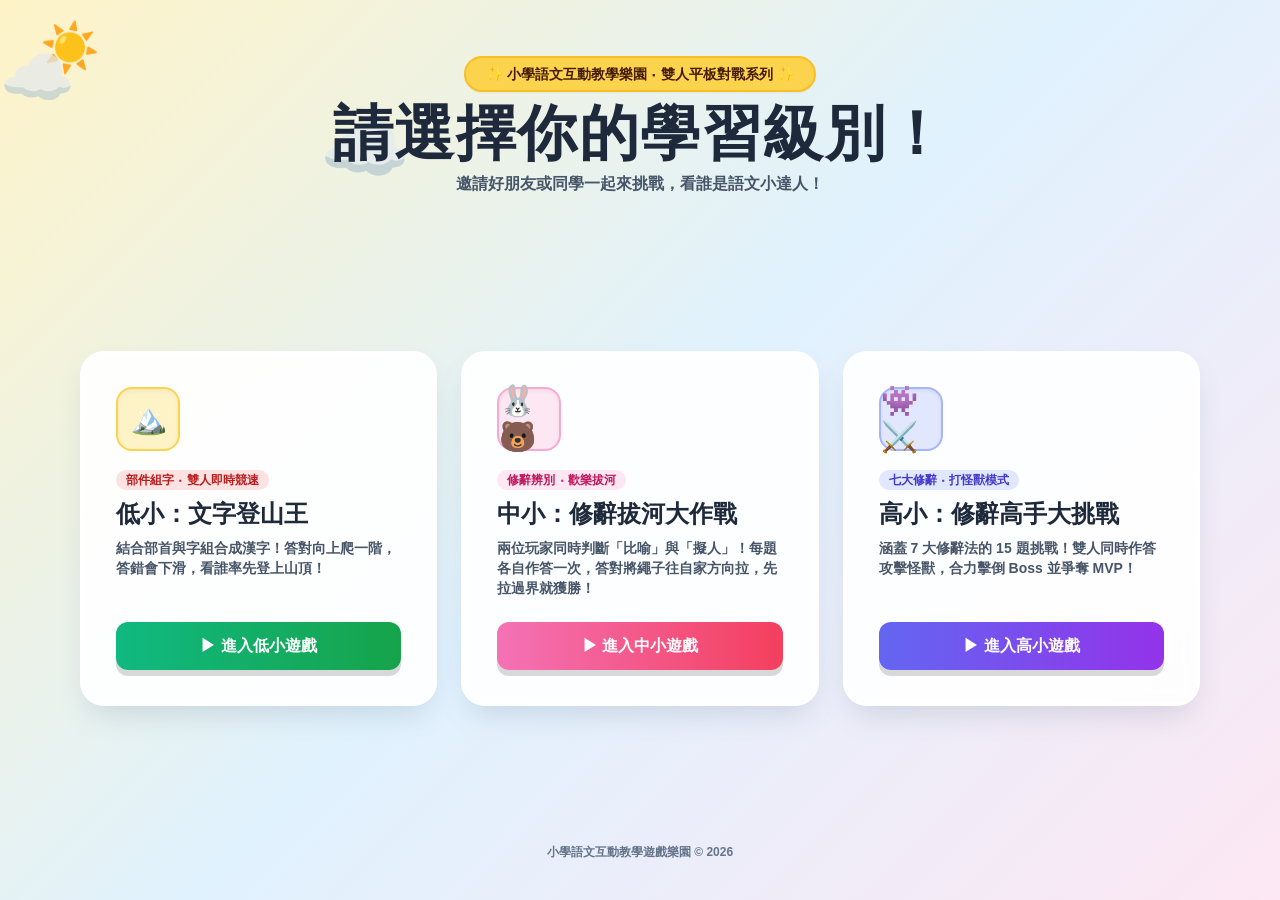
<file: index.html>
<!DOCTYPE html>
<html lang="zh-TW">
<head>
    <meta charset="UTF-8">
    <meta name="viewport" content="width=device-width, initial-scale=1.0, maximum-scale=1.0, user-scalable=no, viewport-fit=cover">
    <title>小學語文趣味互動遊戲樂園 - 選擇遊戲</title>
    <link rel="stylesheet" href="assets/tailwind.css">
    <script src="assets/zoom-lock.js"></script>
    <style>
        * { -webkit-tap-highlight-color: transparent; user-select: none; -webkit-user-select: none; }
        body {
            font-family: 'PingFang TC', 'Microsoft JhengHei', 'Noto Sans TC', sans-serif;
            touch-action: pan-x pan-y;
            background: linear-gradient(135deg, #fef3c7 0%, #e0f2fe 50%, #fce7f3 100%);
            color: #334155; min-height: 100vh; min-height: 100dvh; display: flex; flex-direction: column; justify-content: space-between; overflow-x: hidden; position: relative;
            padding-top: env(safe-area-inset-top); padding-bottom: env(safe-area-inset-bottom);
        }
        .font-game { font-family: 'Arial Rounded MT Bold', 'PingFang TC', 'Microsoft JhengHei', sans-serif; }
        @keyframes floatCloud { 0% { transform: translateX(-100%); } 100% { transform: translateX(105vw); } }
        .animate-cloud-slow { animation: floatCloud 40s linear infinite; }
        .animate-cloud-fast { animation: floatCloud 25s linear infinite; }
        .game-card {
            background: rgba(255, 255, 255, 0.9); backdrop-filter: blur(10px); border: 4px solid #ffffff;
            transition: all 0.25s cubic-bezier(0.34, 1.56, 0.64, 1); box-shadow: 0 15px 30px -10px rgba(100, 116, 139, 0.25);
        }
        .game-card:hover { transform: translateY(-8px) scale(1.02); box-shadow: 0 25px 40px -12px rgba(100, 116, 139, 0.35); }
        .btn-3d { transition: all 0.08s ease; box-shadow: 0 6px 0 rgba(0, 0, 0, 0.15); }
        .btn-3d:active { transform: translateY(4px); box-shadow: 0 2px 0 rgba(0, 0, 0, 0.15); }
    </style>
</head>
<body class="p-4 sm:p-6 relative">
    <div class="absolute top-0 left-0 w-full h-full overflow-hidden pointer-events-none z-0">
        <div class="absolute top-6 left-10 text-yellow-400 text-5xl animate-spin" style="animation-duration: 40s;">☀️</div>
        <div class="absolute top-12 left-0 text-white/70 text-6xl animate-cloud-slow">☁️</div>
        <div class="absolute top-28 left-1/4 text-white/80 text-7xl animate-cloud-fast">☁️</div>
    </div>

    <header class="relative z-10 w-full max-w-5xl mx-auto text-center my-4 sm:my-8">
        <div class="inline-block bg-amber-300 text-amber-950 font-black px-5 py-1.5 rounded-full text-xs sm:text-sm mb-3 border-2 border-amber-400 shadow-sm font-game">
            ✨ 小學語文互動教學樂園 ‧ 雙人平板對戰系列 ✨
        </div>
        <h1 class="text-3xl sm:text-6xl font-black font-game text-slate-800 tracking-wide mb-2">請選擇你的學習級別！</h1>
        <p class="text-slate-600 font-bold text-sm sm:text-base">邀請好朋友或同學一起來挑戰，看誰是語文小達人！</p>
    </header>

    <main class="relative z-10 w-full max-w-6xl mx-auto grid grid-cols-1 md:grid-cols-3 gap-6 my-auto px-2 sm:px-4">
        <!-- 低小 -->
        <a href="P1-2_部件組字.html" class="game-card rounded-3xl p-6 sm:p-8 flex flex-col justify-between group border-4 border-amber-200">
            <div>
                <div class="w-16 h-16 bg-amber-100 border-2 border-amber-300 rounded-2xl flex items-center justify-center text-3xl mb-4 shadow-inner group-hover:scale-110 transition-transform">🏔️</div>
                <div class="inline-block bg-red-100 text-red-700 font-bold px-2.5 py-0.5 rounded-full text-xs mb-2">部件組字 ‧ 雙人即時競速</div>
                <h2 class="text-2xl font-black font-game text-slate-800 mb-2 group-hover:text-amber-600 transition-colors">低小：文字登山王</h2>
                <p class="text-slate-600 font-bold text-xs sm:text-sm leading-relaxed mb-6">結合部首與字組合成漢字！答對向上爬一階，答錯會下滑，看誰率先登上山頂！</p>
            </div>
            <div class="w-full bg-gradient-to-r from-emerald-500 to-green-600 text-white font-black py-3 rounded-xl text-center shadow-md btn-3d">▶ 進入低小遊戲</div>
        </a>

        <!-- 中小 -->
        <a href="P3-4修辭拔河大作戰.html" class="game-card rounded-3xl p-6 sm:p-8 flex flex-col justify-between group border-4 border-pink-200">
            <div>
                <div class="w-16 h-16 bg-pink-100 border-2 border-pink-300 rounded-2xl flex items-center justify-center text-3xl mb-4 shadow-inner group-hover:scale-110 transition-transform">🐰🐻</div>
                <div class="inline-block bg-pink-100 text-pink-700 font-bold px-2.5 py-0.5 rounded-full text-xs mb-2">修辭辨別 ‧ 歡樂拔河</div>
                <h2 class="text-2xl font-black font-game text-slate-800 mb-2 group-hover:text-pink-600 transition-colors">中小：修辭拔河大作戰</h2>
                <p class="text-slate-600 font-bold text-xs sm:text-sm leading-relaxed mb-6">兩位玩家同時判斷「比喻」與「擬人」！每題各自作答一次，答對將繩子往自家方向拉，先拉過界就獲勝！</p>
            </div>
            <div class="w-full bg-gradient-to-r from-pink-400 to-rose-500 text-white font-black py-3 rounded-xl text-center shadow-md btn-3d">▶ 進入中小遊戲</div>
        </a>

        <!-- 高小 -->
        <a href="P5-6修辭高手大挑戰.html" class="game-card rounded-3xl p-6 sm:p-8 flex flex-col justify-between group border-4 border-indigo-200">
            <div>
                <div class="w-16 h-16 bg-indigo-100 border-2 border-indigo-300 rounded-2xl flex items-center justify-center text-3xl mb-4 shadow-inner group-hover:scale-110 transition-transform">👾⚔️</div>
                <div class="inline-block bg-indigo-100 text-indigo-700 font-bold px-2.5 py-0.5 rounded-full text-xs mb-2">七大修辭 ‧ 打怪獸模式</div>
                <h2 class="text-2xl font-black font-game text-slate-800 mb-2 group-hover:text-indigo-600 transition-colors">高小：修辭高手大挑戰</h2>
                <p class="text-slate-600 font-bold text-xs sm:text-sm leading-relaxed mb-6">涵蓋 7 大修辭法的 15 題挑戰！雙人同時作答攻擊怪獸，合力擊倒 Boss 並爭奪 MVP！</p>
            </div>
            <div class="w-full bg-gradient-to-r from-indigo-500 to-purple-600 text-white font-black py-3 rounded-xl text-center shadow-md btn-3d">▶ 進入高小遊戲</div>
        </a>
    </main>

    <footer class="relative z-10 text-center py-4 text-xs text-slate-500 font-bold">小學語文互動教學遊戲樂園 &copy; 2026</footer>
</body>
</html>
</file>
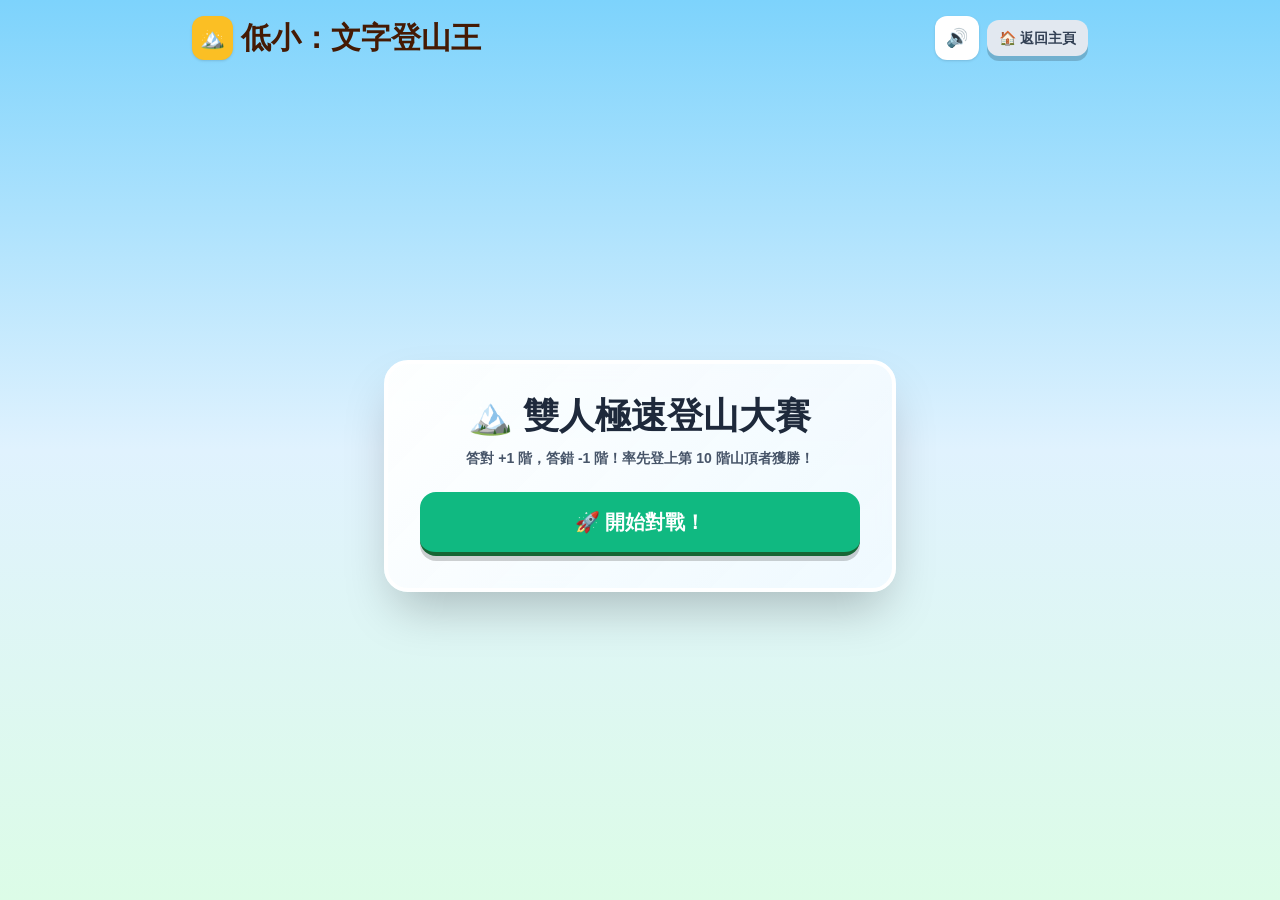
<file: P1-2_部件組字.html>
<!DOCTYPE html>
<html lang="zh-TW">
<head>
    <meta charset="UTF-8">
    <meta name="viewport" content="width=device-width, initial-scale=1.0, maximum-scale=1.0, user-scalable=no, viewport-fit=cover">
    <title>低小：文字登山王</title>
    <link rel="stylesheet" href="assets/tailwind.css">
    <script src="assets/zoom-lock.js"></script>
    <style>
        body {
            font-family: 'PingFang TC', 'Microsoft JhengHei', 'Noto Sans TC', sans-serif;
            user-select: none; touch-action: pan-x pan-y; min-height: 100vh; min-height: 100dvh;
            padding-top: env(safe-area-inset-top); padding-bottom: env(safe-area-inset-bottom);
        }
        @keyframes floatCloud { 0% { transform: translateX(-100%); } 100% { transform: translateX(100vw); } }
        .animate-cloud-slow { animation: floatCloud 35s linear infinite; }
        @keyframes bounceClimb { 0%, 100% { transform: translateY(0) scale(1); } 50% { transform: translateY(-15px) scale(1.15); } }
        .climb-bounce { animation: bounceClimb 0.35s ease-in-out; }
        @keyframes shakeDrop { 0%, 100% { transform: translateX(0); } 20% { transform: translateX(-8px); } 40% { transform: translateX(8px); } }
        .drop-shake { animation: shakeDrop 0.4s ease-in-out; }
        .btn-3d { transition: all 0.08s ease; box-shadow: 0 5px 0 rgba(0,0,0,0.18); }
        .btn-3d:active { transform: translateY(3px); box-shadow: 0 2px 0 rgba(0,0,0,0.18); }
        .answer-btn { touch-action: none; }
        .card-gloss { background: linear-gradient(135deg, rgba(255,255,255,0.96) 0%, rgba(240,249,255,0.92) 100%); backdrop-filter: blur(8px); }
        @keyframes flashRed { 0%, 100% { opacity: 0; } 50% { opacity: 0.25; } }
        .flash-error { animation: flashRed 0.35s ease-in-out; }
        .confetti-layer { position: fixed; inset: 0; overflow: hidden; pointer-events: none; z-index: 100; }
        .confetti-piece {
            position: absolute; top: -24px; width: 10px; height: 18px; border-radius: 3px;
            animation: confettiFall 1.7s cubic-bezier(0.22, 0.61, 0.36, 1) forwards;
        }
        @keyframes confettiFall {
            to { transform: translate3d(var(--drift), 110vh, 0) rotate(var(--spin)); opacity: 0.85; }
        }
        @media (prefers-reduced-motion: reduce) {
            .confetti-piece { animation-duration: 0.01ms; }
        }
    </style>
</head>
<body class="bg-gradient-to-b from-sky-300 via-sky-100 to-green-100 min-h-screen flex flex-col justify-between p-2 sm:p-4 select-none">
    <header class="w-full max-w-4xl mx-auto flex justify-between items-center mb-2">
        <div class="flex items-center space-x-2">
            <div class="bg-amber-400 p-2 rounded-xl text-xl shadow" aria-hidden="true">🏔️</div>
            <h1 class="text-xl sm:text-3xl font-black text-amber-950">低小：文字登山王</h1>
        </div>
        <div class="flex items-center gap-2">
            <button id="soundButton" onclick="toggleSound()" aria-label="切換音效" class="bg-white min-w-11 min-h-11 p-2 rounded-xl shadow text-lg font-bold"><span id="soundIcon" aria-hidden="true">🔊</span></button>
            <a href="index.html" class="bg-slate-200 hover:bg-slate-300 text-slate-700 px-3 py-2 rounded-xl font-bold text-xs sm:text-sm btn-3d">🏠 返回主頁</a>
        </div>
    </header>

    <main class="max-w-4xl w-full mx-auto flex-grow flex flex-col justify-center my-auto">
        <!-- 開始畫面 -->
        <div id="startScreen" class="card-gloss rounded-3xl p-6 sm:p-8 shadow-2xl border-4 border-white text-center max-w-lg mx-auto w-full">
            <h2 class="text-2xl sm:text-4xl font-black text-slate-800 mb-3">🏔️ 雙人極速登山大賽</h2>
            <p class="text-slate-600 font-bold text-xs sm:text-sm mb-6">答對 +1 階，答錯 -1 階！率先登上第 10 階山頂者獲勝！</p>
            <button onclick="startGame()" class="w-full bg-emerald-500 hover:bg-emerald-600 text-white font-black text-xl py-4 rounded-2xl border-b-4 border-green-800 shadow-xl btn-3d">🚀 開始對戰！</button>
        </div>

        <!-- 遊戲進行畫面 -->
        <div id="gameScreen" class="hidden flex-col gap-2 sm:gap-3">
            <div class="relative bg-gradient-to-b from-sky-200 to-emerald-200 rounded-2xl p-2 shadow-lg border-2 border-white h-[220px] flex flex-col justify-between">
                <div class="absolute top-1.5 left-1/2 -translate-x-1/2 bg-amber-400 text-amber-950 font-black px-3 py-0.5 rounded-full text-xs z-30">山頂 🏆</div>
                <div class="relative z-10 w-full max-w-lg mx-auto h-full flex flex-col-reverse justify-between border-x-2 border-amber-700/30 px-2 bg-emerald-800/10">
                    <div class="absolute inset-x-0 bottom-[100%] h-4 bg-yellow-300 border border-amber-600 rounded text-center text-[10px] font-black">終點</div>
                    <div id="p1Avatar" class="absolute left-[25%] -translate-x-1/2 transition-all duration-300 flex flex-col items-center z-20" style="bottom: 0%;">
                        <div id="p1Bubble" class="hidden bg-white text-xs px-1 rounded shadow">衝刺！</div>
                        <div class="w-8 h-8 bg-red-500 text-white rounded-full flex items-center justify-center shadow">🐱</div>
                        <span class="text-[9px] font-black bg-red-600 text-white px-1 rounded-full">P1</span>
                    </div>
                    <div id="p2Avatar" class="absolute right-[25%] translate-x-1/2 transition-all duration-300 flex flex-col items-center z-20" style="bottom: 0%;">
                        <div id="p2Bubble" class="hidden bg-white text-xs px-1 rounded shadow">加速！</div>
                        <div class="w-8 h-8 bg-blue-500 text-white rounded-full flex items-center justify-center shadow">🐶</div>
                        <span class="text-[9px] font-black bg-blue-600 text-white px-1 rounded-full">P2</span>
                    </div>
                </div>
            </div>

            <div class="grid grid-cols-2 gap-2 sm:gap-3">
                <!-- P1 答題區 -->
                <div id="p1Card" class="card-gloss rounded-xl p-2 border-2 border-red-400 shadow-md relative">
                    <div id="p1Flash" class="absolute inset-0 bg-red-500 pointer-events-none opacity-0 z-30"></div>
                    <div class="flex justify-between items-center mb-1 pb-1 border-b text-xs font-bold text-red-700"><span>🐱 玩家一</span><span id="p1Progress">答對: 0 / 10</span></div>
                    <div class="bg-red-50 rounded-lg p-2 text-center mb-2"><div id="p1QuestionBox" class="text-xl font-black"></div></div>
                    <div id="p1OptionsGrid" class="grid grid-cols-2 gap-1.5"></div>
                </div>
                <!-- P2 答題區 -->
                <div id="p2Card" class="card-gloss rounded-xl p-2 border-2 border-blue-400 shadow-md relative">
                    <div id="p2Flash" class="absolute inset-0 bg-red-500 pointer-events-none opacity-0 z-30"></div>
                    <div class="flex justify-between items-center mb-1 pb-1 border-b text-xs font-bold text-blue-700"><span>🐶 玩家二</span><span id="p2Progress">答對: 0 / 10</span></div>
                    <div class="bg-blue-50 rounded-lg p-2 text-center mb-2"><div id="p2QuestionBox" class="text-xl font-black"></div></div>
                    <div id="p2OptionsGrid" class="grid grid-cols-2 gap-1.5"></div>
                </div>
            </div>
        </div>

        <!-- 結算畫面 -->
        <div id="resultScreen" class="hidden card-gloss rounded-3xl p-6 shadow-2xl border-4 border-white text-center max-w-md mx-auto w-full">
            <h2 id="winnerText" class="text-3xl font-black text-slate-800 mb-4">🏆 遊戲結束</h2>
            <div class="flex flex-col sm:flex-row gap-2">
                <button onclick="startGame()" class="flex-1 bg-emerald-500 text-white font-black py-2.5 rounded-xl btn-3d">再對決一次</button>
                <a href="index.html" class="flex-1 bg-slate-200 text-slate-700 font-bold py-2.5 rounded-xl btn-3d flex items-center justify-center">返回主頁</a>
            </div>
        </div>
    </main>

    <script>
        // 完整原版 10 個核心漢字題庫[cite: 1]
        const characterData = [
            { char: '明', left: '日', right: '月', distractors: ['木', '目', '口', '言'] },
            { char: '林', left: '木', right: '木', distractors: ['日', '女', '米', '斤'] },
            { char: '相', left: '木', right: '目', distractors: ['日', '月', '口', '生'] },
            { char: '姓', left: '女', right: '生', distractors: ['木', '目', '欠', '斗'] },
            { char: '朋', left: '月', right: '月', distractors: ['日', '木', '口', '言'] },
            { char: '欣', left: '斤', right: '欠', distractors: ['月', '女', '生', '斗'] },
            { char: '課', left: '言', right: '果', distractors: ['木', '米', '口', '乞'] },
            { char: '吃', left: '口', right: '乞', distractors: ['日', '斤', '欠', '力'] },
            { char: '料', left: '米', right: '斗', distractors: ['木', '言', '果', '生'] },
            { char: '加', left: '力', right: '口', distractors: ['日', '乞', '欠', '女'] }
        ];

        let soundEnabled = true;
        let audioCtx = null;
        function initAudio() {
            const AudioContextClass = window.AudioContext || window.webkitAudioContext;
            if (!AudioContextClass) return null;
            if (!audioCtx) audioCtx = new AudioContextClass();
            if (audioCtx.state === 'suspended') audioCtx.resume();
            return audioCtx;
        }
        function playSound(type) {
            if (!soundEnabled) return;
            try {
                if (!initAudio()) return;
                const osc = audioCtx.createOscillator();
                const gain = audioCtx.createGain();
                osc.connect(gain); gain.connect(audioCtx.destination);
                const now = audioCtx.currentTime;
                if (type === 'correct') {
                    osc.frequency.setValueAtTime(523.25, now);
                    osc.frequency.exponentialRampToValueAtTime(783.99, now + 0.18);
                    gain.gain.setValueAtTime(0.25, now); gain.gain.exponentialRampToValueAtTime(0.01, now + 0.25);
                    osc.start(now); osc.stop(now + 0.25);
                } else if (type === 'wrong') {
                    osc.type = 'sawtooth';
                    osc.frequency.setValueAtTime(240, now);
                    osc.frequency.exponentialRampToValueAtTime(120, now + 0.2);
                    gain.gain.setValueAtTime(0.3, now); gain.gain.exponentialRampToValueAtTime(0.01, now + 0.2);
                    osc.start(now); osc.stop(now + 0.2);
                } else if (type === 'win') {
                    osc.type = 'triangle';
                    osc.frequency.setValueAtTime(523.25, now);
                    osc.frequency.setValueAtTime(659.25, now + 0.12);
                    osc.frequency.setValueAtTime(783.99, now + 0.24);
                    gain.gain.setValueAtTime(0.4, now); gain.gain.exponentialRampToValueAtTime(0.01, now + 0.6);
                    osc.start(now); osc.stop(now + 0.6);
                }
            } catch(e){}
        }
        function toggleSound() {
            soundEnabled = !soundEnabled;
            document.getElementById('soundIcon').textContent = soundEnabled ? '🔊' : '🔇';
            document.getElementById('soundButton').setAttribute('aria-label', soundEnabled ? '關閉音效' : '開啟音效');
        }

        let gameState = {
            isGameOver: false,
            p1: { step: 0, correctCount: 0, questionIndex: 0, questions: [], lastAnswerAt: 0 },
            p2: { step: 0, correctCount: 0, questionIndex: 0, questions: [], lastAnswerAt: 0 }
        };

        function generateQuestions() {
            const shuffle = arr => [...arr].sort(() => Math.random() - 0.5);
            const makeQueue = () => {
                let list = [];
                for (let i = 0; i < 3; i++) {
                    list = list.concat(shuffle(characterData).map(item => {
                        const type = Math.random() < 0.5 ? 0 : 1;
                        const answer = type === 0 ? item.right : item.left;
                        let wrongOptions = shuffle(item.distractors.filter(d => d !== answer)).slice(0, 3);
                        return { fullChar: item.char, leftPart: item.left, rightPart: item.right, type, answer, options: shuffle([answer, ...wrongOptions]) };
                    }));
                }
                return list;
            };
            gameState.p1.questions = makeQueue();
            gameState.p2.questions = makeQueue();
        }

        function startGame() {
            gameState.isGameOver = false;
            gameState.p1 = { step: 0, correctCount: 0, questionIndex: 0, questions: [], lastAnswerAt: 0 };
            gameState.p2 = { step: 0, correctCount: 0, questionIndex: 0, questions: [], lastAnswerAt: 0 };
            generateQuestions();
            document.getElementById('startScreen').classList.add('hidden');
            document.getElementById('resultScreen').classList.add('hidden');
            document.getElementById('gameScreen').classList.remove('hidden');
            document.getElementById('gameScreen').classList.add('flex');
            updatePositions();
            renderQ(1); renderQ(2);
        }

        function renderQ(pNum) {
            if (gameState.isGameOver) return;
            const p = pNum === 1 ? gameState.p1 : gameState.p2;
            const q = p.questions[p.questionIndex];
            document.getElementById(pNum === 1 ? 'p1Progress' : 'p2Progress').innerText = `答對: ${p.correctCount} / 10`;
            document.getElementById(pNum === 1 ? 'p1QuestionBox' : 'p2QuestionBox').innerHTML = q.type === 0 ? `${q.leftPart} + ❓ = ${q.fullChar}` : `❓ + ${q.rightPart} = ${q.fullChar}`;
            const grid = document.getElementById(pNum === 1 ? 'p1OptionsGrid' : 'p2OptionsGrid');
            grid.innerHTML = '';
            const questionIndex = p.questionIndex;
            q.options.forEach(opt => {
                const btn = document.createElement('button');
                btn.className = 'answer-btn bg-white text-slate-800 font-black text-xl py-2 rounded-lg border shadow-sm btn-3d';
                btn.innerText = opt;
                const submitAnswer = () => handleAns(pNum, opt, q.answer, questionIndex);
                btn.addEventListener('pointerdown', submitAnswer);
                btn.onclick = submitAnswer;
                grid.appendChild(btn);
            });
        }

        function handleAns(pNum, selected, correct, questionIndex) {
            if (gameState.isGameOver) return;
            const p = pNum === 1 ? gameState.p1 : gameState.p2;
            if (p.questionIndex !== questionIndex || Date.now() - p.lastAnswerAt < 180) return;
            p.lastAnswerAt = Date.now();
            if (selected === correct) {
                playSound('correct');
                p.step = Math.min(10, p.step + 1);
                p.correctCount++;
            } else {
                playSound('wrong');
                p.step = Math.max(0, p.step - 1);
            }
            updatePositions();
            if (p.step >= 10) {
                endGame(pNum);
                return;
            }
            p.questionIndex++;
            renderQ(pNum);
        }

        function updatePositions() {
            document.getElementById('p1Avatar').style.bottom = `${(gameState.p1.step / 10) * 100}%`;
            document.getElementById('p2Avatar').style.bottom = `${(gameState.p2.step / 10) * 100}%`;
        }

        function endGame(winner) {
            gameState.isGameOver = true;
            playSound('win');
            document.getElementById('gameScreen').classList.add('hidden');
            document.getElementById('resultScreen').classList.remove('hidden');
            document.getElementById('winnerText').innerText = `👑 玩家${winner === 1 ? '一 (🐱)' : '二 (🐶)'} 攻頂成功！`;
            celebrate();
        }

        function celebrate() {
            if (window.matchMedia('(prefers-reduced-motion: reduce)').matches) return;
            const colors = ['#f59e0b', '#ef4444', '#10b981', '#3b82f6', '#8b5cf6', '#ec4899'];
            const layer = document.createElement('div');
            layer.className = 'confetti-layer';
            layer.setAttribute('aria-hidden', 'true');
            for (let i = 0; i < 36; i++) {
                const piece = document.createElement('span');
                piece.className = 'confetti-piece';
                piece.style.left = `${Math.random() * 100}%`;
                piece.style.background = colors[i % colors.length];
                piece.style.setProperty('--drift', `${Math.round(Math.random() * 220 - 110)}px`);
                piece.style.setProperty('--spin', `${Math.round(Math.random() * 1080 - 540)}deg`);
                piece.style.animationDelay = `${Math.random() * 0.35}s`;
                layer.appendChild(piece);
            }
            document.body.appendChild(layer);
            setTimeout(() => layer.remove(), 2400);
        }
    </script>
</body>
</html>
</file>
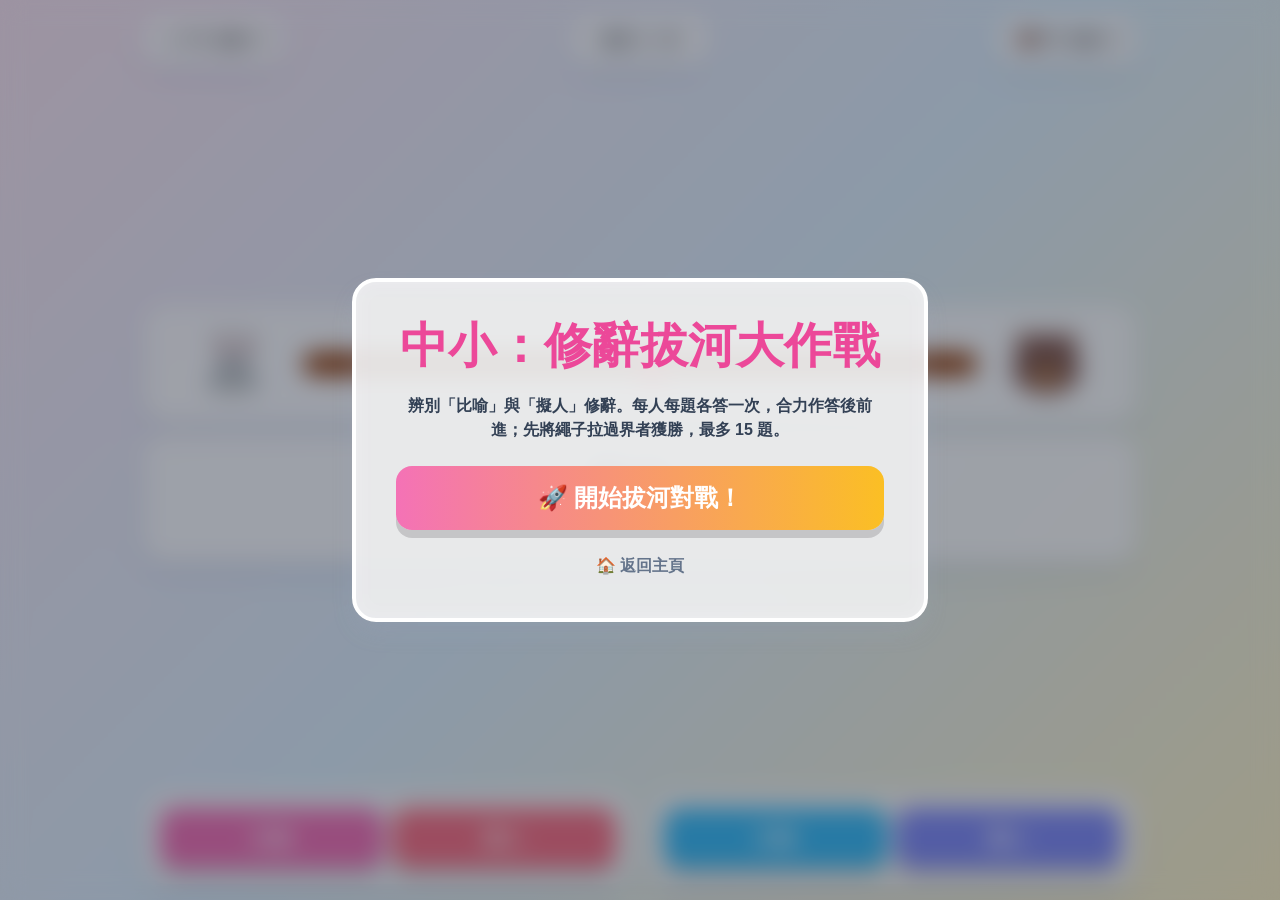
<file: P3-4修辭拔河大作戰.html>
<!DOCTYPE html>
<html lang="zh-TW">
<head>
  <meta charset="UTF-8">
  <meta name="viewport" content="width=device-width, initial-scale=1.0, maximum-scale=1.0, user-scalable=no, viewport-fit=cover">
  <title>中小：修辭拔河大作戰</title>
  <link rel="stylesheet" href="assets/tailwind.css">
  <script src="assets/zoom-lock.js"></script>
  <style>
    * { -webkit-tap-highlight-color: transparent; user-select: none; }
    body {
      font-family: 'PingFang TC', 'Microsoft JhengHei', 'Noto Sans TC', sans-serif;
      touch-action: pan-x pan-y; background: linear-gradient(135deg, #fce7f3 0%, #e0f2fe 50%, #fef3c7 100%);
      min-height: 100vh; min-height: 100dvh; width: 100%; overflow-x: hidden; overflow-y: auto;
      padding-top: env(safe-area-inset-top); padding-bottom: env(safe-area-inset-bottom);
      display: flex; flex-direction: column; justify-content: space-between;
    }
    .font-game { font-family: 'Arial Rounded MT Bold', 'PingFang TC', 'Microsoft JhengHei', sans-serif; }
    .cute-card { background: rgba(255, 255, 255, 0.85); backdrop-filter: blur(12px); border: 4px solid #ffffff; box-shadow: 0 12px 24px -6px rgba(148, 163, 184, 0.3); }
    .touch-btn { transition: all 0.1s; box-shadow: 0 8px 0px rgba(0, 0, 0, 0.15); }
    .touch-btn:active { transform: translateY(6px); box-shadow: 0 2px 0px rgba(0, 0, 0, 0.15); }
    .touch-btn:disabled { opacity: 0.55; transform: none; cursor: wait; }
    .answer-btn { touch-action: none; }
    .feedback { min-height: 2rem; font-weight: 800; transition: color 0.15s ease; }
    .feedback-correct { color: #047857; }
    .feedback-wrong { color: #be123c; }
  </style>
</head>
<body class="relative">
  <!-- 開始畫面 Modal -->
  <div id="startModal" role="dialog" aria-modal="true" aria-labelledby="startTitle" class="absolute inset-0 z-50 flex items-center justify-center p-6 bg-slate-900/40 backdrop-blur-md">
    <div class="cute-card rounded-3xl p-6 md:p-10 max-w-xl w-full text-center space-y-6">
      <h1 id="startTitle" class="text-4xl md:text-5xl font-black font-game text-pink-500">中小：修辭拔河大作戰</h1>
      <p class="text-slate-700 font-bold">辨別「比喻」與「擬人」修辭。每人每題各答一次，合力作答後前進；先將繩子拉過界者獲勝，最多 15 題。</p>
      <button onclick="game.startGame()" class="touch-btn w-full py-4 bg-gradient-to-r from-pink-400 to-amber-400 text-white font-black text-2xl rounded-2xl font-game">🚀 開始拔河對戰！</button>
      <a href="index.html" class="block text-slate-500 font-bold hover:underline mt-2">🏠 返回主頁</a>
    </div>
  </div>

  <header class="w-full max-w-5xl mx-auto px-4 pt-4 flex justify-between items-center">
    <div class="cute-card px-4 py-2 rounded-2xl border-2 border-pink-300">🐰 P1 分數: <span id="p1Score">0</span></div>
    <div class="cute-card px-6 py-2 rounded-2xl border-2 border-amber-300">進度: <span id="progressText">1 / 15</span></div>
    <div class="cute-card px-4 py-2 rounded-2xl border-2 border-sky-300">🐻 P2 分數: <span id="p2Score">0</span></div>
  </header>

  <main class="w-full max-w-5xl mx-auto px-4 my-auto flex flex-col items-center flex-1 justify-center">
    <div class="w-full cute-card rounded-3xl p-6 my-3 relative flex items-center justify-between px-12">
      <div class="text-6xl">🐰</div>
      <div class="flex-1 mx-8 relative h-6 bg-amber-800 rounded-full">
        <div id="ropeRibbon" class="absolute top-1/2 -translate-y-1/2 w-6 h-10 bg-red-500 rounded-md transition-all duration-300" style="left: 50%;"></div>
      </div>
      <div class="text-6xl">🐻</div>
    </div>
    <div class="w-full cute-card rounded-3xl p-6 text-center border-4 border-amber-200">
      <h2 id="questionText" class="text-xl md:text-2xl font-black text-slate-800">載入中...</h2>
      <div id="answerFeedback" class="feedback mt-2 text-sm text-slate-600" aria-live="polite">&nbsp;</div>
    </div>
  </main>

  <footer class="w-full max-w-5xl mx-auto px-4 pb-4">
    <div class="grid grid-cols-2 gap-4">
      <div class="cute-card p-3 rounded-3xl border-2 border-pink-200 grid grid-cols-2 gap-2">
        <button data-answer-button data-player="p1" data-answer="比喻" class="answer-btn touch-btn py-4 bg-pink-400 text-white font-black text-xl rounded-2xl font-game">比喻</button>
        <button data-answer-button data-player="p1" data-answer="擬人" class="answer-btn touch-btn py-4 bg-rose-400 text-white font-black text-xl rounded-2xl font-game">擬人</button>
      </div>
      <div class="cute-card p-3 rounded-3xl border-2 border-sky-200 grid grid-cols-2 gap-2">
        <button data-answer-button data-player="p2" data-answer="比喻" class="answer-btn touch-btn py-4 bg-sky-400 text-white font-black text-xl rounded-2xl font-game">比喻</button>
        <button data-answer-button data-player="p2" data-answer="擬人" class="answer-btn touch-btn py-4 bg-indigo-400 text-white font-black text-xl rounded-2xl font-game">擬人</button>
      </div>
    </div>
  </footer>

  <!-- 結算 Modal -->
  <div id="resultModal" role="dialog" aria-modal="true" aria-labelledby="winnerText" class="hidden absolute inset-0 z-50 flex items-center justify-center p-6 bg-slate-900/50 backdrop-blur-md">
    <div class="cute-card rounded-3xl p-8 max-w-lg w-full text-center space-y-6">
      <h2 id="winnerText" class="text-3xl font-black text-pink-500 font-game">拔河大戰結束！</h2>
      <p id="resultSummary" class="text-slate-600 font-bold"></p>
      <div class="flex flex-col sm:flex-row gap-3">
        <button onclick="game.startGame()" class="touch-btn flex-1 py-4 bg-amber-400 text-white font-black text-xl rounded-2xl font-game">🔄 再拔一次</button>
        <a href="index.html" class="touch-btn flex-1 py-4 bg-slate-500 text-white font-black text-xl rounded-2xl font-game text-center flex items-center justify-center">🏠 返回主頁</a>
      </div>
    </div>
  </div>

  <script>
    // 完整原版 15 題修辭題庫[cite: 2]
    const rawQuestions = [
      { q: "「太陽公公露出了溫暖燦爛的微笑。」", type: "擬人" },
      { q: "「妹妹的臉蛋紅得像熟透的大蘋果。」", type: "比喻" },
      { q: "「小溪在山谷裡快樂地唱著歌。」", type: "擬人" },
      { q: "「時間就像奔流不息的大河一樣往前流。」", type: "比喻" },
      { q: "「花兒在微風中翩翩起舞。」", type: "擬人" },
      { q: "「他的眼睛像夜空中閃耀的星星。」", type: "比喻" },
      { q: "「頑皮的雨滴在屋頂上跳芭蕾舞。」", type: "擬人" },
      { q: "「遠處的山峰像一頂巨大的綠色帳篷。」", type: "比喻" },
      { q: "「風兒溫柔地撫摸著我的臉頰。」", type: "擬人" },
      { q: "「弟弟跑得像獵豹一樣快。」", type: "比喻" },
      { q: "「小草努力地從泥土裡探出頭來。」", type: "擬人" },
      { q: "「月亮像一把彎彎的金黃色小鐮刀。」", type: "比喻" },
      { q: "「鬧鐘在早上大聲地叫醒我。」", type: "擬人" },
      { q: "「露珠像一顆顆閃亮的珍珠掛在葉子上。」", type: "比喻" },
      { q: "「星空向我們眨著頑皮的眼睛。」", type: "擬人" }
    ];

    let audioCtx = null;
    function initAudio() {
      const AudioContextClass = window.AudioContext || window.webkitAudioContext;
      if (!AudioContextClass) return null;
      if (!audioCtx) audioCtx = new AudioContextClass();
      if (audioCtx.state === 'suspended') audioCtx.resume();
      return audioCtx;
    }
    function playSound(type) {
      try {
        if (!initAudio()) return;
        const osc = audioCtx.createOscillator();
        const gain = audioCtx.createGain();
        osc.connect(gain); gain.connect(audioCtx.destination);
        const now = audioCtx.currentTime;
        if (type === 'pop') {
          osc.frequency.setValueAtTime(400, now); osc.frequency.exponentialRampToValueAtTime(800, now + 0.08);
          gain.gain.setValueAtTime(0.3, now); gain.gain.exponentialRampToValueAtTime(0.01, now + 0.08);
          osc.start(now); osc.stop(now + 0.08);
        } else if (type === 'win') {
          [523.25, 659.25, 783.99, 1046.50].forEach((freq, i) => {
            const o = audioCtx.createOscillator(); const g = audioCtx.createGain();
            o.connect(g); g.connect(audioCtx.destination);
            o.frequency.setValueAtTime(freq, now + i * 0.1);
            g.gain.setValueAtTime(0.25, now + i * 0.1); g.gain.exponentialRampToValueAtTime(0.01, now + i * 0.1 + 0.25);
            o.start(now + i * 0.1); o.stop(now + i * 0.1 + 0.25);
          });
        }
      } catch(e){}
    }

    class TugGameEngine {
      constructor() {
        this.currentIndex = 0; this.ropePosition = 50;
        this.p1 = { score: 0 }; this.p2 = { score: 0 };
        this.questions = []; this.roundActive = false; this.answerTimer = null;
        this.roundAnswers = { p1: false, p2: false };
        this.roundSelections = { p1: null, p2: null };
      }
      startGame() {
        clearTimeout(this.answerTimer);
        document.getElementById('startModal').classList.add('hidden');
        document.getElementById('resultModal').classList.add('hidden');
        this.questions = [...rawQuestions].sort(() => Math.random() - 0.5);
        this.currentIndex = 0; this.ropePosition = 50;
        this.p1 = { score: 0 }; this.p2 = { score: 0 };
        this.roundAnswers = { p1: false, p2: false };
        this.roundSelections = { p1: null, p2: null };
        document.getElementById('ropeRibbon').style.left = '50%';
        document.getElementById('answerFeedback').textContent = '\u00a0';
        this.updateUI(); this.showQuestion();
      }
      showQuestion() {
        if (this.currentIndex >= this.questions.length) { this.endGame(); return; }
        this.roundActive = true;
        this.roundAnswers = { p1: false, p2: false };
        this.roundSelections = { p1: null, p2: null };
        this.setPlayerButtonsDisabled('p1', false);
        this.setPlayerButtonsDisabled('p2', false);
        document.getElementById('progressText').innerText = `${this.currentIndex + 1} / ${this.questions.length}`;
        document.getElementById('questionText').innerText = this.questions[this.currentIndex].q;
        const feedback = document.getElementById('answerFeedback');
        feedback.textContent = '\u00a0';
        feedback.className = 'feedback mt-2 text-sm text-slate-600';
      }
      setPlayerButtonsDisabled(playerKey, disabled) {
        document.querySelectorAll(`[data-player="${playerKey}"]`).forEach(button => { button.disabled = disabled; });
      }
      setButtonsDisabled(disabled) {
        this.setPlayerButtonsDisabled('p1', disabled);
        this.setPlayerButtonsDisabled('p2', disabled);
      }
      handleAnswer(playerKey, chosen) {
        if (!this.roundActive || this.roundAnswers[playerKey] || this.currentIndex >= this.questions.length) return;
        this.roundAnswers[playerKey] = true;
        this.roundSelections[playerKey] = chosen;
        this.setPlayerButtonsDisabled(playerKey, true);
        playSound('pop');
        const currentQ = this.questions[this.currentIndex];
        const isCorrect = chosen === currentQ.type;
        if (isCorrect) {
          this[playerKey].score++;
          if (playerKey === 'p1') this.ropePosition = Math.max(15, this.ropePosition - 5);
          else this.ropePosition = Math.min(85, this.ropePosition + 5);
        }
        document.getElementById('ropeRibbon').style.left = `${this.ropePosition}%`;
        this.updateUI();
        const feedback = document.getElementById('answerFeedback');
        if (!this.roundAnswers.p1 || !this.roundAnswers.p2) {
          const waitingFor = playerKey === 'p1' ? 'P2' : 'P1';
          feedback.textContent = `${playerKey.toUpperCase()} 已作答，等待 ${waitingFor}…`;
          feedback.className = 'feedback mt-2 text-sm text-slate-600';
          return;
        }

        this.roundActive = false;
        this.setButtonsDisabled(true);
        const p1Correct = this.roundSelections.p1 === currentQ.type;
        const p2Correct = this.roundSelections.p2 === currentQ.type;
        feedback.textContent = `P1 ${p1Correct ? '✅' : '❌'} · P2 ${p2Correct ? '✅' : '❌'}　正確答案：${currentQ.type}`;
        feedback.className = `feedback mt-2 text-sm ${p1Correct || p2Correct ? 'feedback-correct' : 'feedback-wrong'}`;

        this.answerTimer = setTimeout(() => {
          this.currentIndex++;
          if (this.ropePosition <= 15 || this.ropePosition >= 85 || this.currentIndex >= this.questions.length) {
            this.endGame();
          } else {
            this.showQuestion();
          }
        }, 850);
      }
      updateUI() {
        document.getElementById('p1Score').innerText = this.p1.score;
        document.getElementById('p2Score').innerText = this.p2.score;
      }
      endGame() {
        clearTimeout(this.answerTimer);
        this.roundActive = false;
        this.setButtonsDisabled(true);
        playSound('win');
        document.getElementById('resultModal').classList.remove('hidden');
        document.getElementById('winnerText').innerText = this.ropePosition < 50 ? '🐰 小兔隊獲勝！' : this.ropePosition > 50 ? '🐻 小熊隊獲勝！' : '🤝 平手！';
        document.getElementById('resultSummary').innerText = `P1 ${this.p1.score} 分 · P2 ${this.p2.score} 分`;
      }
    }
    const game = new TugGameEngine();
    document.querySelectorAll('[data-answer-button]').forEach(button => {
      const submit = () => game.handleAnswer(button.dataset.player, button.dataset.answer);
      button.addEventListener('pointerdown', submit);
      button.addEventListener('click', submit);
    });
  </script>
</body>
</html>
</file>
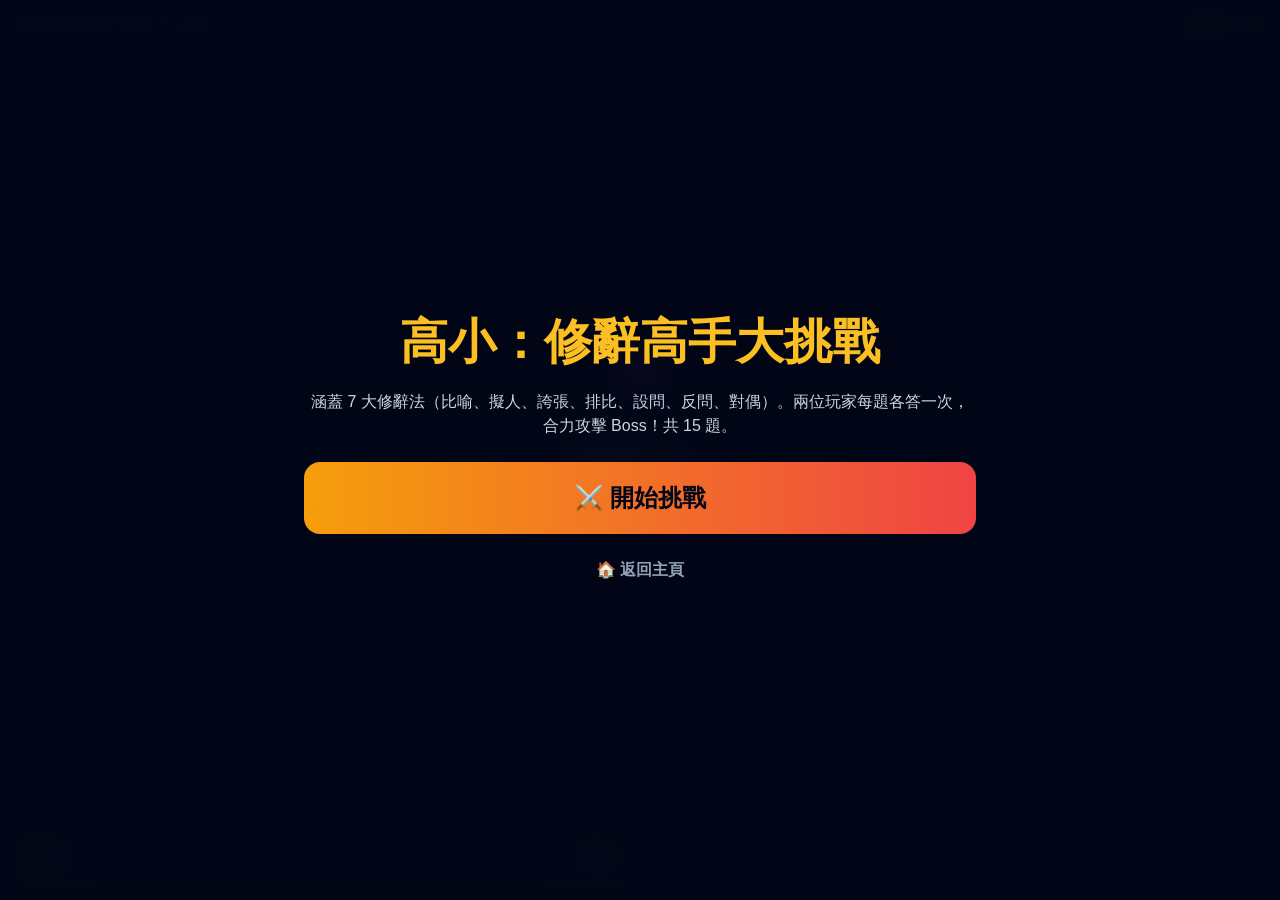
<file: P5-6修辭高手大挑戰.html>
<!DOCTYPE html>
<html lang="zh-TW">
<head>
  <meta charset="UTF-8">
  <meta name="viewport" content="width=device-width, initial-scale=1.0, maximum-scale=1.0, user-scalable=no, viewport-fit=cover">
  <title>高小：修辭高手大挑戰</title>
  <link rel="stylesheet" href="assets/tailwind.css">
  <script src="assets/zoom-lock.js"></script>
  <style>
    * { -webkit-tap-highlight-color: transparent; user-select: none; }
    body {
      font-family: 'PingFang TC', 'Microsoft JhengHei', 'Noto Sans TC', sans-serif;
      touch-action: pan-x pan-y; background-color: #090d16; color: #f8fafc;
      min-height: 100vh; min-height: 100dvh; width: 100%; overflow-x: hidden; overflow-y: auto;
      padding-top: env(safe-area-inset-top); padding-bottom: env(safe-area-inset-bottom);
      display: flex; flex-direction: column; justify-content: space-between;
    }
    .font-game { font-family: 'Arial Rounded MT Bold', 'PingFang TC', 'Microsoft JhengHei', sans-serif; }
    .touch-btn { transition: transform 0.08s ease, opacity 0.08s ease; }
    .touch-btn:active { transform: scale(0.93); }
    .touch-btn:disabled { opacity: 0.5; transform: none; cursor: wait; }
    .answer-btn { touch-action: none; }
    .feedback { min-height: 2rem; font-weight: 800; }
    .feedback-correct { color: #6ee7b7; }
    .feedback-wrong { color: #fda4af; }
  </style>
</head>
<body class="relative">
  <!-- 開始畫面 -->
  <div id="startScreen" role="dialog" aria-modal="true" aria-labelledby="startTitle" class="absolute inset-0 z-50 flex flex-col items-center justify-center p-6 bg-slate-950/95 backdrop-blur-lg">
    <div class="text-center max-w-2xl space-y-6">
      <h1 id="startTitle" class="text-5xl font-black font-game text-amber-400">高小：修辭高手大挑戰</h1>
      <p class="text-slate-300">涵蓋 7 大修辭法（比喻、擬人、誇張、排比、設問、反問、對偶）。兩位玩家每題各答一次，合力攻擊 Boss！共 15 題。</p>
      <button onclick="game.startNewGame()" class="w-full py-5 bg-gradient-to-r from-amber-500 to-red-500 text-slate-950 font-black text-2xl rounded-2xl font-game">⚔️ 開始挑戰</button>
      <a href="index.html" class="block text-slate-400 font-bold hover:underline">🏠 返回主頁</a>
    </div>
  </div>

  <header class="w-full max-w-7xl mx-auto px-4 pt-3 flex justify-between items-center bg-slate-900 p-3 rounded-xl border border-slate-800">
    <div>👾 Boss 血量: <span id="monsterHpText" class="text-amber-400 font-mono">400 / 400</span></div>
    <div id="questionNumBadge" class="text-amber-300 font-bold">題目 1 / 15</div>
  </header>

  <main class="w-full max-w-4xl mx-auto px-4 my-auto flex flex-col items-center flex-1 justify-center">
    <div id="bossEmoji" class="text-6xl mb-4 animate-bounce">👾</div>
    <div class="w-full bg-slate-900 border-2 border-amber-500/50 rounded-2xl p-6 text-center shadow-2xl">
      <h2 id="questionText" class="text-xl md:text-2xl font-black text-slate-100">題目載入中...</h2>
    </div>
    <div id="answerFeedback" class="feedback mt-2 text-sm text-slate-300" aria-live="polite">&nbsp;</div>
  </main>

  <footer class="w-full max-w-7xl mx-auto px-4 pb-4">
    <div class="grid grid-cols-2 gap-3 sm:gap-4">
      <section aria-labelledby="p1Label" class="rounded-2xl border-2 border-amber-500/70 bg-slate-900 p-2">
        <div class="flex justify-between px-1 pb-2 text-sm font-black text-amber-300">
          <span id="p1Label">🟨 P1</span><span>分數 <span id="p1Score">0</span></span>
        </div>
        <div id="p1OptionsContainer" class="grid grid-cols-2 gap-2"></div>
      </section>
      <section aria-labelledby="p2Label" class="rounded-2xl border-2 border-sky-500/70 bg-slate-900 p-2">
        <div class="flex justify-between px-1 pb-2 text-sm font-black text-sky-300">
          <span id="p2Label">🟦 P2</span><span>分數 <span id="p2Score">0</span></span>
        </div>
        <div id="p2OptionsContainer" class="grid grid-cols-2 gap-2"></div>
      </section>
    </div>
  </footer>

  <!-- 結算 Modal -->
  <div id="resultModal" role="dialog" aria-modal="true" aria-labelledby="resultTitle" class="hidden absolute inset-0 z-50 flex items-center justify-center p-6 bg-slate-950/95">
    <div class="bg-slate-900 border-2 border-amber-500 rounded-3xl p-8 max-w-lg w-full text-center space-y-6">
      <h2 id="resultTitle" class="text-4xl font-black text-amber-400 font-game">🎉 挑戰成功！</h2>
      <p id="resultSummary" class="text-slate-300 font-bold"></p>
      <div class="flex flex-col sm:flex-row gap-3">
        <button onclick="game.startNewGame()" class="touch-btn flex-1 py-4 bg-amber-500 text-slate-950 font-black text-xl rounded-2xl font-game">🔄 重新挑戰</button>
        <a href="index.html" class="touch-btn flex-1 py-4 bg-slate-700 text-white font-black text-xl rounded-2xl font-game text-center flex items-center justify-center">🏠 返回主頁</a>
      </div>
    </div>
  </div>

  <script>
    // 15 題七大修辭題庫
    const rawQuestions = [
      { q: "「太陽像一個巨大的火球，懸掛在藍天上。」請問這句話使用了哪種修辭？", options: ["比喻", "擬人", "誇張", "排比"], answer: 0 },
      { q: "「妹妹的臉蛋紅得像熟透的蘋果。」這是使用了哪種修辭法？", options: ["對偶", "比喻", "設問", "反問"], answer: 1 },
      { q: "「太陽公公露出了燦爛的微笑。」請問這句話使用了哪種修辭？", options: ["誇張", "擬人", "排比", "對偶"], answer: 1 },
      { q: "「花兒在微風中翩翩起舞。」這是運用了什麼修辭法？", options: ["比喻", "反問", "擬人", "設問"], answer: 2 },
      { q: "「頑皮的雨滴在屋頂上跳芭蕾舞。」這屬於哪種修辭？", options: ["擬人", "誇張", "排比", "對偶"], answer: 0 },
      { q: "「這間教室安靜得連一根針掉在地上都聽得見。」使用了什麼修辭？", options: ["排比", "誇張", "對偶", "擬人"], answer: 1 },
      { q: "「我餓得可以吃下一整頭大象了！」這句話運用了什麼修辭？", options: ["誇張", "比喻", "設問", "反問"], answer: 0 },
      { q: "「燕子去了，有再來的時候；楊柳枯了，有再青的時候；桃花謝了，有再開的時候。」這是什麼修辭？", options: ["誇張", "比喻", "排比", "設問"], answer: 2 },
      { q: "「誰是最勇敢的人？就是那位冒險救人的消防員。」使用了哪種修辭？", options: ["反問", "設問", "對偶", "誇張"], answer: 1 },
      { q: "「難道我們不應該好好珍惜寶貴的時間嗎？」這句話屬於什麼修辭？", options: ["設問", "反問", "誇張", "比喻"], answer: 1 },
      { q: "「白日依山盡，黃河入海流。」請問使用了哪種修辭？", options: ["排比", "誇張", "對偶", "擬人"], answer: 2 },
      { q: "「綠樹村邊合，青山郭外斜。」這是運用了什麼修辭法？", options: ["對偶", "誇張", "設問", "比喻"], answer: 0 },
      { q: "「他笑起來的聲音大得連屋頂都快被震翻了。」這是什麼修辭？", options: ["誇張", "比喻", "對偶", "擬人"], answer: 0 },
      { q: "「什麼是真正的勇氣？真正的勇氣是在害怕時仍然向前。」這是什麼修辭？", options: ["設問", "反問", "誇張", "排比"], answer: 0 },
      { q: "「春天有花開的喜悅，夏天有蟬鳴的熱鬧，秋天有落葉的詩意。」這是什麼修辭？", options: ["對偶", "排比", "設問", "擬人"], answer: 1 }
    ];

    let audioCtx = null;
    function initAudio() {
      const AudioContextClass = window.AudioContext || window.webkitAudioContext;
      if (!AudioContextClass) return null;
      if (!audioCtx) audioCtx = new AudioContextClass();
      if (audioCtx.state === 'suspended') audioCtx.resume();
      return audioCtx;
    }
    function playSound(type) {
      try {
        if (!initAudio()) return;
        const osc = audioCtx.createOscillator();
        const gain = audioCtx.createGain();
        osc.connect(gain); gain.connect(audioCtx.destination);
        const now = audioCtx.currentTime;
        if (type === 'hit') {
          osc.frequency.setValueAtTime(320, now); osc.frequency.exponentialRampToValueAtTime(850, now + 0.12);
          gain.gain.setValueAtTime(0.35, now); gain.gain.exponentialRampToValueAtTime(0.01, now + 0.12);
          osc.start(now); osc.stop(now + 0.12);
        } else if (type === 'miss') {
          osc.type = 'sawtooth';
          osc.frequency.setValueAtTime(180, now); osc.frequency.exponentialRampToValueAtTime(90, now + 0.16);
          gain.gain.setValueAtTime(0.2, now); gain.gain.exponentialRampToValueAtTime(0.01, now + 0.16);
          osc.start(now); osc.stop(now + 0.16);
        } else if (type === 'win') {
          [440, 554.37, 659.25, 880].forEach((freq, idx) => {
            const o = audioCtx.createOscillator(); const g = audioCtx.createGain();
            o.connect(g); g.connect(audioCtx.destination);
            o.frequency.setValueAtTime(freq, now + idx * 0.09);
            g.gain.setValueAtTime(0.3, now + idx * 0.09); g.gain.exponentialRampToValueAtTime(0.01, now + idx * 0.09 + 0.2);
            o.start(now + idx * 0.09); o.stop(now + idx * 0.09 + 0.2);
          });
        }
      } catch(e){}
    }

    class GameEngine {
      constructor() {
        this.currentIndex = 0; this.maxHp = 400; this.hp = this.maxHp;
        this.scores = { p1: 0, p2: 0 }; this.questions = [];
        this.roundActive = false; this.answerTimer = null;
        this.roundAnswers = { p1: false, p2: false };
        this.roundSelections = { p1: null, p2: null };
      }
      startNewGame() {
        clearTimeout(this.answerTimer);
        document.getElementById('startScreen').classList.add('hidden');
        document.getElementById('resultModal').classList.add('hidden');
        this.questions = [...rawQuestions].sort(() => Math.random() - 0.5).slice(0, 15);
        this.currentIndex = 0; this.hp = this.maxHp;
        this.scores = { p1: 0, p2: 0 };
        this.roundAnswers = { p1: false, p2: false };
        this.roundSelections = { p1: null, p2: null };
        document.getElementById('answerFeedback').textContent = '\u00a0';
        this.updateUI(); this.nextQ();
      }
      nextQ() {
        if (this.currentIndex >= this.questions.length) { this.endGame(); return; }
        this.roundActive = true;
        this.roundAnswers = { p1: false, p2: false };
        this.roundSelections = { p1: null, p2: null };
        this.setPlayerButtonsDisabled('p1', false);
        this.setPlayerButtonsDisabled('p2', false);
        const q = this.questions[this.currentIndex];
        document.getElementById('questionNumBadge').innerText = `題目 ${this.currentIndex + 1} / ${this.questions.length}`;
        document.getElementById('questionText').innerText = q.q;
        const feedback = document.getElementById('answerFeedback');
        feedback.textContent = '\u00a0';
        feedback.className = 'feedback mt-2 text-sm text-slate-300';

        ['p1OptionsContainer', 'p2OptionsContainer'].forEach(boxId => {
          const box = document.getElementById(boxId);
          box.innerHTML = '';
          const playerKey = boxId === 'p1OptionsContainer' ? 'p1' : 'p2';
          q.options.forEach((opt, idx) => {
            const btn = document.createElement('button');
            btn.dataset.answerButton = '';
            btn.dataset.player = playerKey;
            btn.className = playerKey === 'p1'
              ? 'answer-btn touch-btn h-12 bg-amber-500 text-slate-950 font-black rounded-xl border border-amber-300 font-game'
              : 'answer-btn touch-btn h-12 bg-sky-600 text-white font-black rounded-xl border border-sky-300 font-game';
            btn.innerText = opt;
            const submitAnswer = () => this.handleAnswer(playerKey, idx, q);
            btn.addEventListener('pointerdown', submitAnswer);
            btn.onclick = submitAnswer;
            box.appendChild(btn);
          });
        });
      }
      handleAnswer(playerKey, optionIndex, question) {
        if (!this.roundActive || this.roundAnswers[playerKey] || question !== this.questions[this.currentIndex]) return;
        this.roundAnswers[playerKey] = true;
        this.roundSelections[playerKey] = optionIndex;
        this.setPlayerButtonsDisabled(playerKey, true);
        const isCorrect = optionIndex === question.answer;
        if (isCorrect) {
          this.scores[playerKey]++;
          this.hp = Math.max(0, this.hp - 80);
        }
        playSound(isCorrect ? 'hit' : 'miss');
        this.updateUI();
        const feedback = document.getElementById('answerFeedback');
        if (!this.roundAnswers.p1 || !this.roundAnswers.p2) {
          const waitingFor = playerKey === 'p1' ? 'P2' : 'P1';
          feedback.textContent = `${playerKey.toUpperCase()} 已作答，等待 ${waitingFor}…`;
          feedback.className = 'feedback mt-2 text-sm text-slate-300';
          return;
        }

        this.roundActive = false;
        this.setButtonsDisabled(true);
        const p1Correct = this.roundSelections.p1 === question.answer;
        const p2Correct = this.roundSelections.p2 === question.answer;
        feedback.textContent = `P1 ${p1Correct ? '✅' : '❌'} · P2 ${p2Correct ? '✅' : '❌'}　正確答案：${question.options[question.answer]}`;
        feedback.className = `feedback mt-2 text-sm ${p1Correct || p2Correct ? 'feedback-correct' : 'feedback-wrong'}`;
        this.answerTimer = setTimeout(() => {
          this.currentIndex++;
          this.nextQ();
        }, 850);
      }
      setPlayerButtonsDisabled(playerKey, disabled) {
        document.querySelectorAll(`[data-player="${playerKey}"]`).forEach(button => { button.disabled = disabled; });
      }
      setButtonsDisabled(disabled) {
        this.setPlayerButtonsDisabled('p1', disabled);
        this.setPlayerButtonsDisabled('p2', disabled);
      }
      updateUI() {
        document.getElementById('monsterHpText').innerText = `${this.hp} / ${this.maxHp}`;
        document.getElementById('bossEmoji').innerText = this.hp <= 0 ? '💥' : '👾';
        document.getElementById('p1Score').innerText = this.scores.p1;
        document.getElementById('p2Score').innerText = this.scores.p2;
      }
      endGame() {
        clearTimeout(this.answerTimer);
        this.roundActive = false;
        this.setButtonsDisabled(true);
        const success = this.hp <= 0;
        const title = document.getElementById('resultTitle');
        title.innerText = success ? '🎉 挑戰成功！' : '💥 挑戰失敗！';
        title.className = success
          ? 'text-4xl font-black text-emerald-400 font-game'
          : 'text-4xl font-black text-rose-400 font-game';
        const mvp = this.scores.p1 === this.scores.p2
          ? 'MVP：雙方平手'
          : `MVP：${this.scores.p1 > this.scores.p2 ? 'P1' : 'P2'}`;
        document.getElementById('resultSummary').innerText =
          `Boss 剩餘 ${this.hp}/${this.maxHp} · P1 ${this.scores.p1} 分 · P2 ${this.scores.p2} 分 · ${mvp}`;
        document.getElementById('resultModal').classList.remove('hidden');
        playSound(success ? 'win' : 'miss');
      }
    }
    const game = new GameEngine();
  </script>
</body>
</html>
</file>
